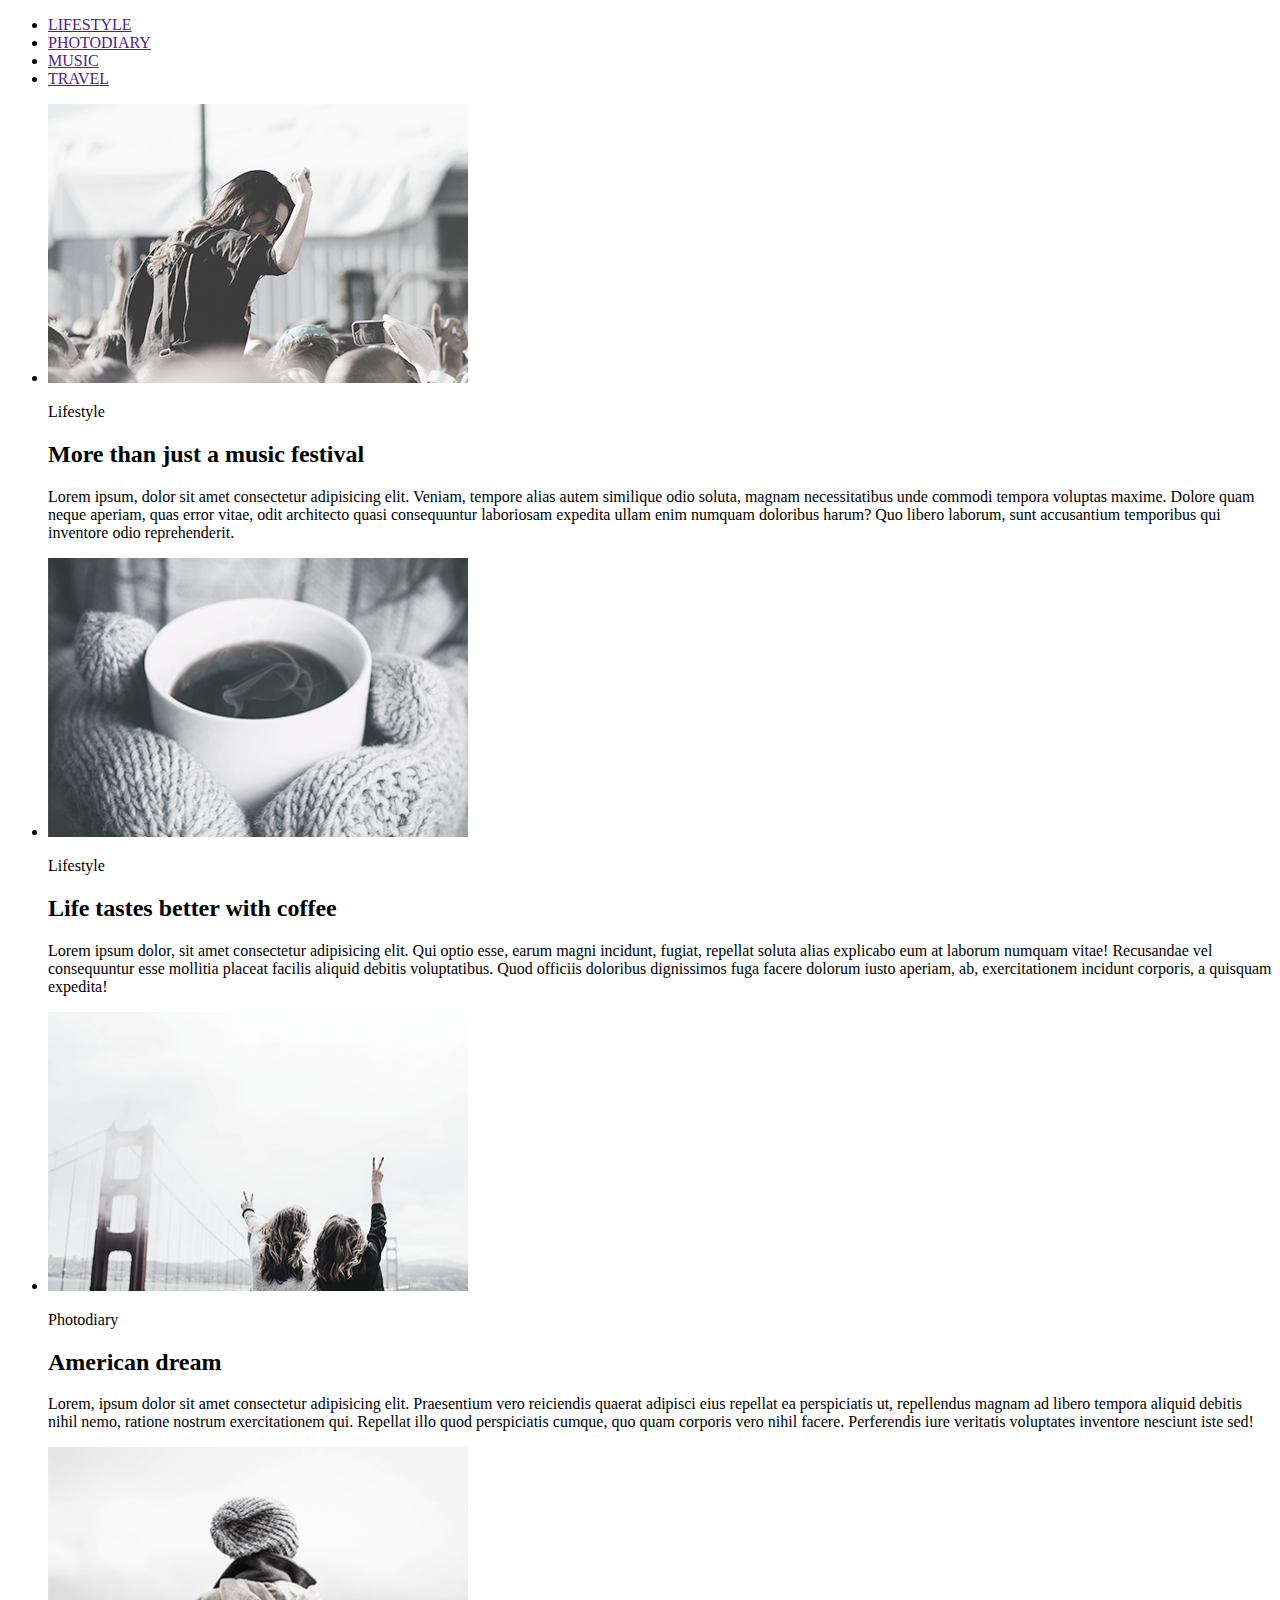
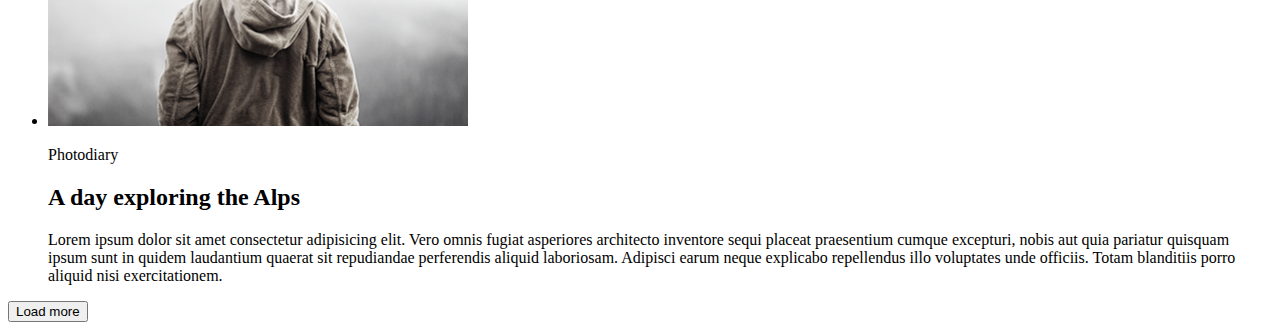
<file: html-css/module-01-02/index.html>
<!DOCTYPE html>
<html lang="en">
  <head>
    <meta charset="UTF-8" />
    <meta name="viewport" content="width=device-width, initial-scale=1.0" />
    <title>HTML5 basics</title>
  </head>

  <body>
    <header>
      <nav>
        <ul>
          <li>
            <a href="">LIFESTYLE</a>
          </li>
          <li>
            <a href="">PHOTODIARY</a>
          </li>
          <li>
            <a href="">MUSIC</a>
          </li>
          <li>
            <a href="">TRAVEL</a>
          </li>
        </ul>
      </nav>
    </header>
    <main>
      <section>
        <ul>
          <li>
            <img
              src="./images/image_1.png"
              alt="Людина на фестивалі"
              width="420" height="279" />
            <p>Lifestyle</p>
            <h2>More than just a music festival</h2>
            <p>
              Lorem ipsum, dolor sit amet consectetur adipisicing elit. Veniam,
              tempore alias autem similique odio soluta, magnam necessitatibus
              unde commodi tempora voluptas maxime. Dolore quam neque aperiam,
              quas error vitae, odit architecto quasi consequuntur laboriosam
              expedita ullam enim numquam doloribus harum? Quo libero laborum,
              sunt accusantium temporibus qui inventore odio reprehenderit.
            </p>
          </li>
          <li>
            <img src="./images/image_2.png" alt="Чашка кави" width="420" height="279" />
            <p>Lifestyle</p>
            <h2>Life tastes better with coffee</h2>

            <p>
              Lorem ipsum dolor, sit amet consectetur adipisicing elit. Qui
              optio esse, earum magni incidunt, fugiat, repellat soluta alias
              explicabo eum at laborum numquam vitae! Recusandae vel
              consequuntur esse mollitia placeat facilis aliquid debitis
              voluptatibus. Quod officiis doloribus dignissimos fuga facere
              dolorum iusto aperiam, ab, exercitationem incidunt corporis, a
              quisquam expedita!
            </p>
          </li>
          <li>
            <img src="./images/image_3.png" alt="Дві дівчинки" width="420" height="279" />
            <p>Photodiary</p>
            <h2>American dream</h2>
            <p>
              Lorem, ipsum dolor sit amet consectetur adipisicing elit.
              Praesentium vero reiciendis quaerat adipisci eius repellat ea
              perspiciatis ut, repellendus magnam ad libero tempora aliquid
              debitis nihil nemo, ratione nostrum exercitationem qui. Repellat
              illo quod perspiciatis cumque, quo quam corporis vero nihil
              facere. Perferendis iure veritatis voluptates inventore nesciunt
              iste sed!
            </p>
          </li>
          <li>
            <img src="./images/image_4.png" alt="Хлопчик" width="420" height="279" />
            <p>Photodiary</p>
            <h2>A day exploring the Alps</h2>
            <p>
              Lorem ipsum dolor sit amet consectetur adipisicing elit. Vero
              omnis fugiat asperiores architecto inventore sequi placeat
              praesentium cumque excepturi, nobis aut quia pariatur quisquam
              ipsum sunt in quidem laudantium quaerat sit repudiandae
              perferendis aliquid laboriosam. Adipisci earum neque explicabo
              repellendus illo voluptates unde officiis. Totam blanditiis porro
              aliquid nisi exercitationem.
            </p>
          </li>
        </ul>

        <button type="button">Load more</button>
      </section>
    </main>
  </body>
</html>
</file>
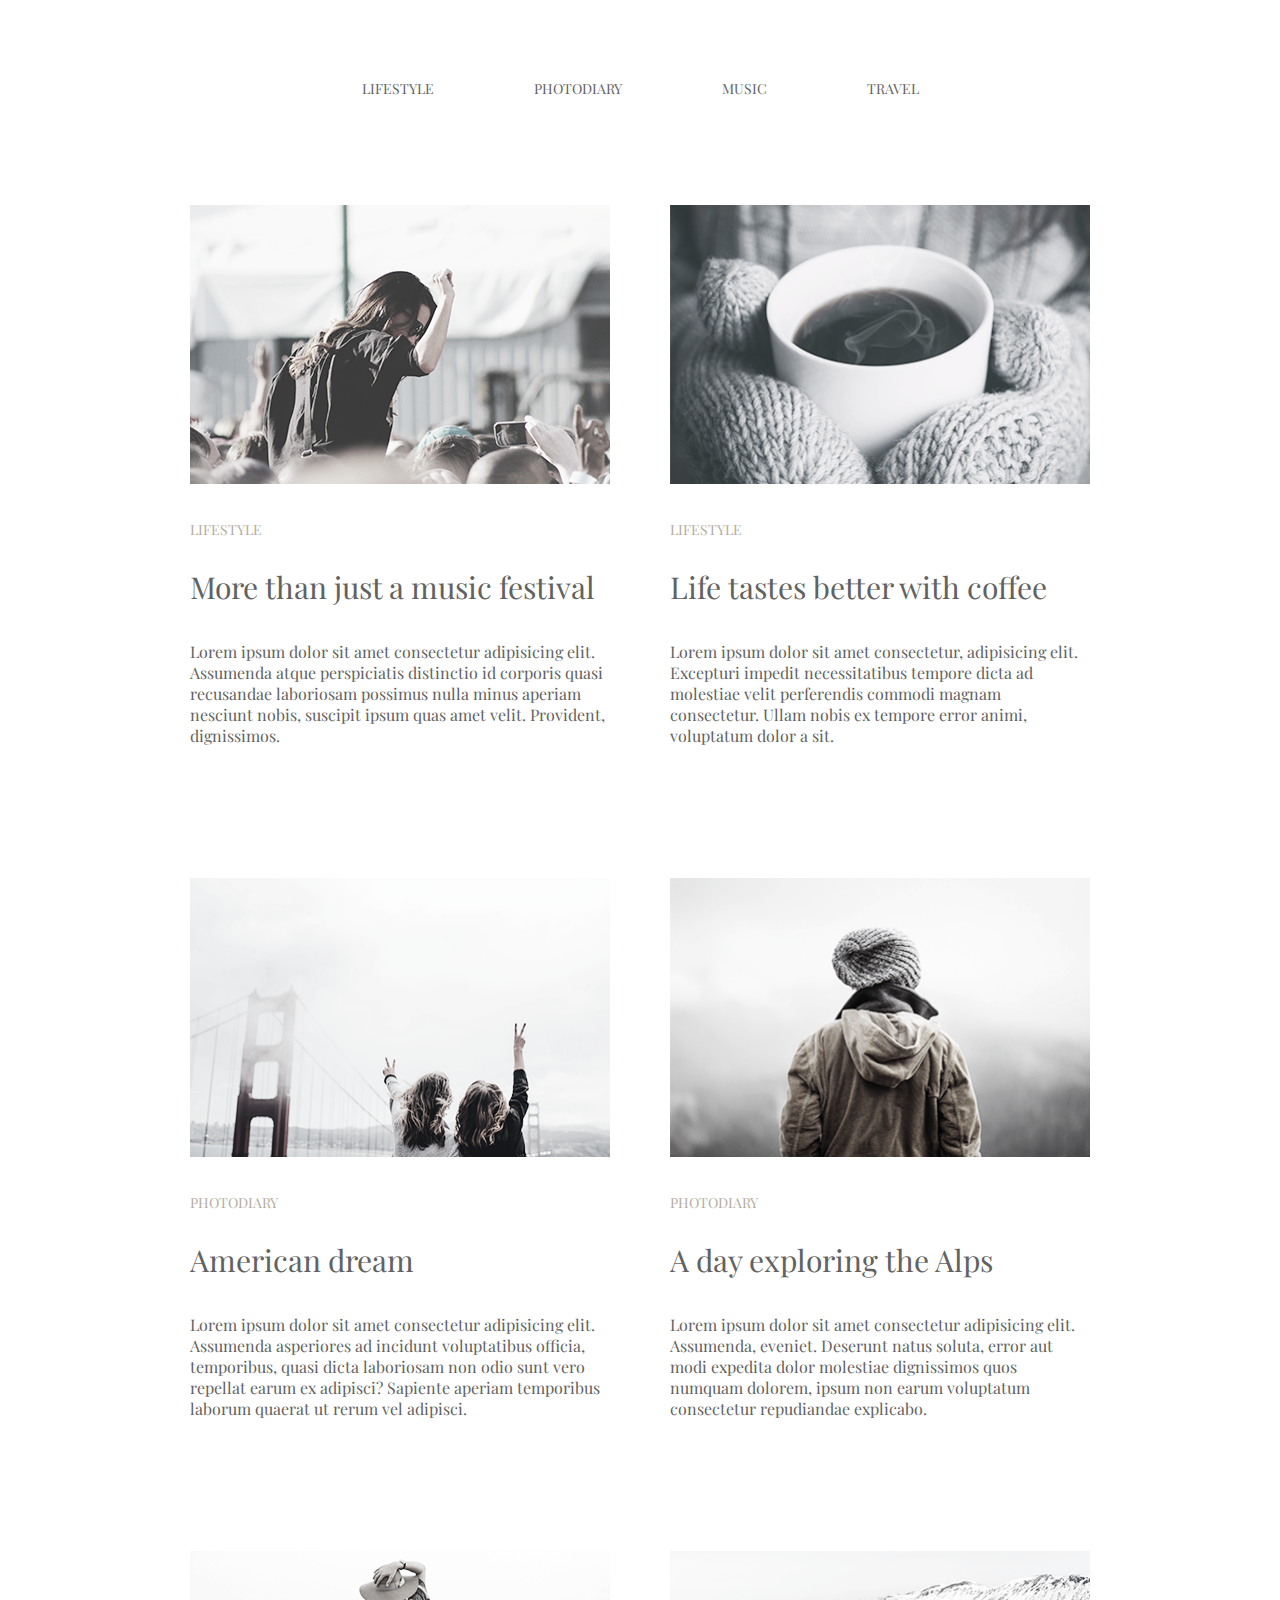
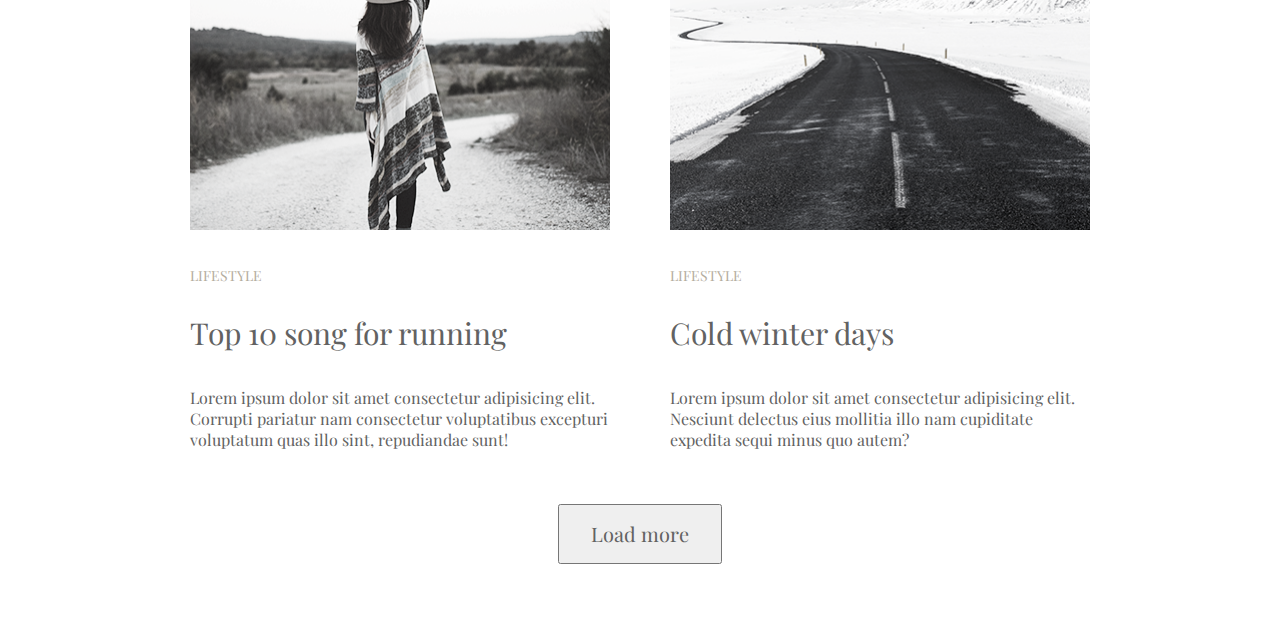
<file: html-css/module-03/index.html>
<!DOCTYPE html>
<html lang="en">
  <head>
    <meta charset="UTF-8" />
    <meta name="viewport" content="width=device-width, initial-scale=1.0" />
    <title>HTML5 CSS basics</title>
    <link rel="stylesheet" href="./css/style.css" />
    <link
      href="https://fonts.googleapis.com/css?family=Playfair+Display&display=swap"
      rel="stylesheet"
    />
  </head>

  <body>
    <div class="wrapper">
      <header class="page-header">
        <div class="wrappage">
          <nav class="page-nav">
            <ul class="site-nav list">
              <li class="site-item">
                <a href="/" class="site-link"> LIFESTYLE</a>
              </li>
              <li class="site-item">
                <a href="/" class="site-link">PHOTODIARY</a>
              </li>
              <li class="site-item">
                <a href="/" class="site-link">MUSIC</a>
              </li>
              <li class="site-item">
                <a href="/" class="site-link">TRAVEL</a>
              </li>
            </ul>
          </nav>
        </div>
      </header>
      <main>
        <section class="section">
          <div class="wrappage">
            <ul class="main-info list">
              <li class="main-info-item">
                <img
                  class="image"
                  src="./images/image.png"
                  alt="Людина на фестивалі"
                  width="420"
                  height="279"
                />
                <p class="main-signature">Lifestyle</p>
                <h2 class="main-title">More than just a music festival</h2>
                <p class="main-text">
                  Lorem ipsum dolor sit amet consectetur adipisicing elit.
                  Assumenda atque perspiciatis distinctio id corporis quasi
                  recusandae laboriosam possimus nulla minus aperiam nesciunt
                  nobis, suscipit ipsum quas amet velit. Provident, dignissimos.
                </p>
              </li>
              <li class="main-info-item">
                <img
                  class="image"
                  src="./images/Filtro_fotografico_5_copia_2.png"
                  alt="Чашка кави"
                  width="420"
                  height="279"
                />
                <p class="main-signature">Lifestyle</p>
                <h2 class="main-title">Life tastes better with coffee</h2>

                <p class="main-text">
                  Lorem ipsum dolor sit amet consectetur, adipisicing elit.
                  Excepturi impedit necessitatibus tempore dicta ad molestiae
                  velit perferendis commodi magnam consectetur. Ullam nobis ex
                  tempore error animi, voluptatum dolor a sit.
                </p>
              </li>
              <li class="main-info-item">
                <img
                  class="image"
                  src="./images/image-one.png"
                  alt="Дві дівчинки"
                  width="420"
                  height="279"
                />
                <p class="main-signature">Photodiary</p>
                <h2 class="main-title">American dream</h2>
                <p class="main-text">
                  Lorem ipsum dolor sit amet consectetur adipisicing elit.
                  Assumenda asperiores ad incidunt voluptatibus officia,
                  temporibus, quasi dicta laboriosam non odio sunt vero repellat
                  earum ex adipisci? Sapiente aperiam temporibus laborum quaerat
                  ut rerum vel adipisci.
                </p>
              </li>
              <li class="main-info-item">
                <img
                  class="image"
                  src="./images/image-two.png"
                  alt="Хлопчик"
                  width="420"
                  height="279"
                />
                <p class="main-signature">Photodiary</p>
                <h2 class="main-title">A day exploring the Alps</h2>
                <p class="main-text">
                  Lorem ipsum dolor sit amet consectetur adipisicing elit.
                  Assumenda, eveniet. Deserunt natus soluta, error aut modi
                  expedita dolor molestiae dignissimos quos numquam dolorem,
                  ipsum non earum voluptatum consectetur repudiandae explicabo.
                </p>
              </li>
              <li class="item-last">
                <img
                  class="image"
                  src="./images/image-three.png"
                  alt="Дівчина з капелюхом"
                  width="420"
                  height="279"
                />
                <p class="main-signature">Lifestyle</p>
                <h2 class="main-title">Top 10 song for running</h2>
                <p class="main-text">
                  Lorem ipsum dolor sit amet consectetur adipisicing elit.
                  Corrupti pariatur nam consectetur voluptatibus excepturi
                  voluptatum quas illo sint, repudiandae sunt!
                </p>
              </li>
              <li class="item-last">
                <img
                  class="image"
                  src="./images/image-four.png"
                  alt="Дорога вдаль"
                  width="420"
                  height="279"
                />
                <p class="main-signature">Lifestyle</p>
                <h2 class="main-title">Cold winter days</h2>
                <p class="main-text">
                  Lorem ipsum dolor sit amet consectetur adipisicing elit.
                  Nesciunt delectus eius mollitia illo nam cupiditate expedita
                  sequi minus quo autem?
                </p>
              </li>
            </ul>
          </div>
          <button class="button" type="button">Load more</button>
        </section>
      </main>
    </div>
  </body>
</html>
</file>
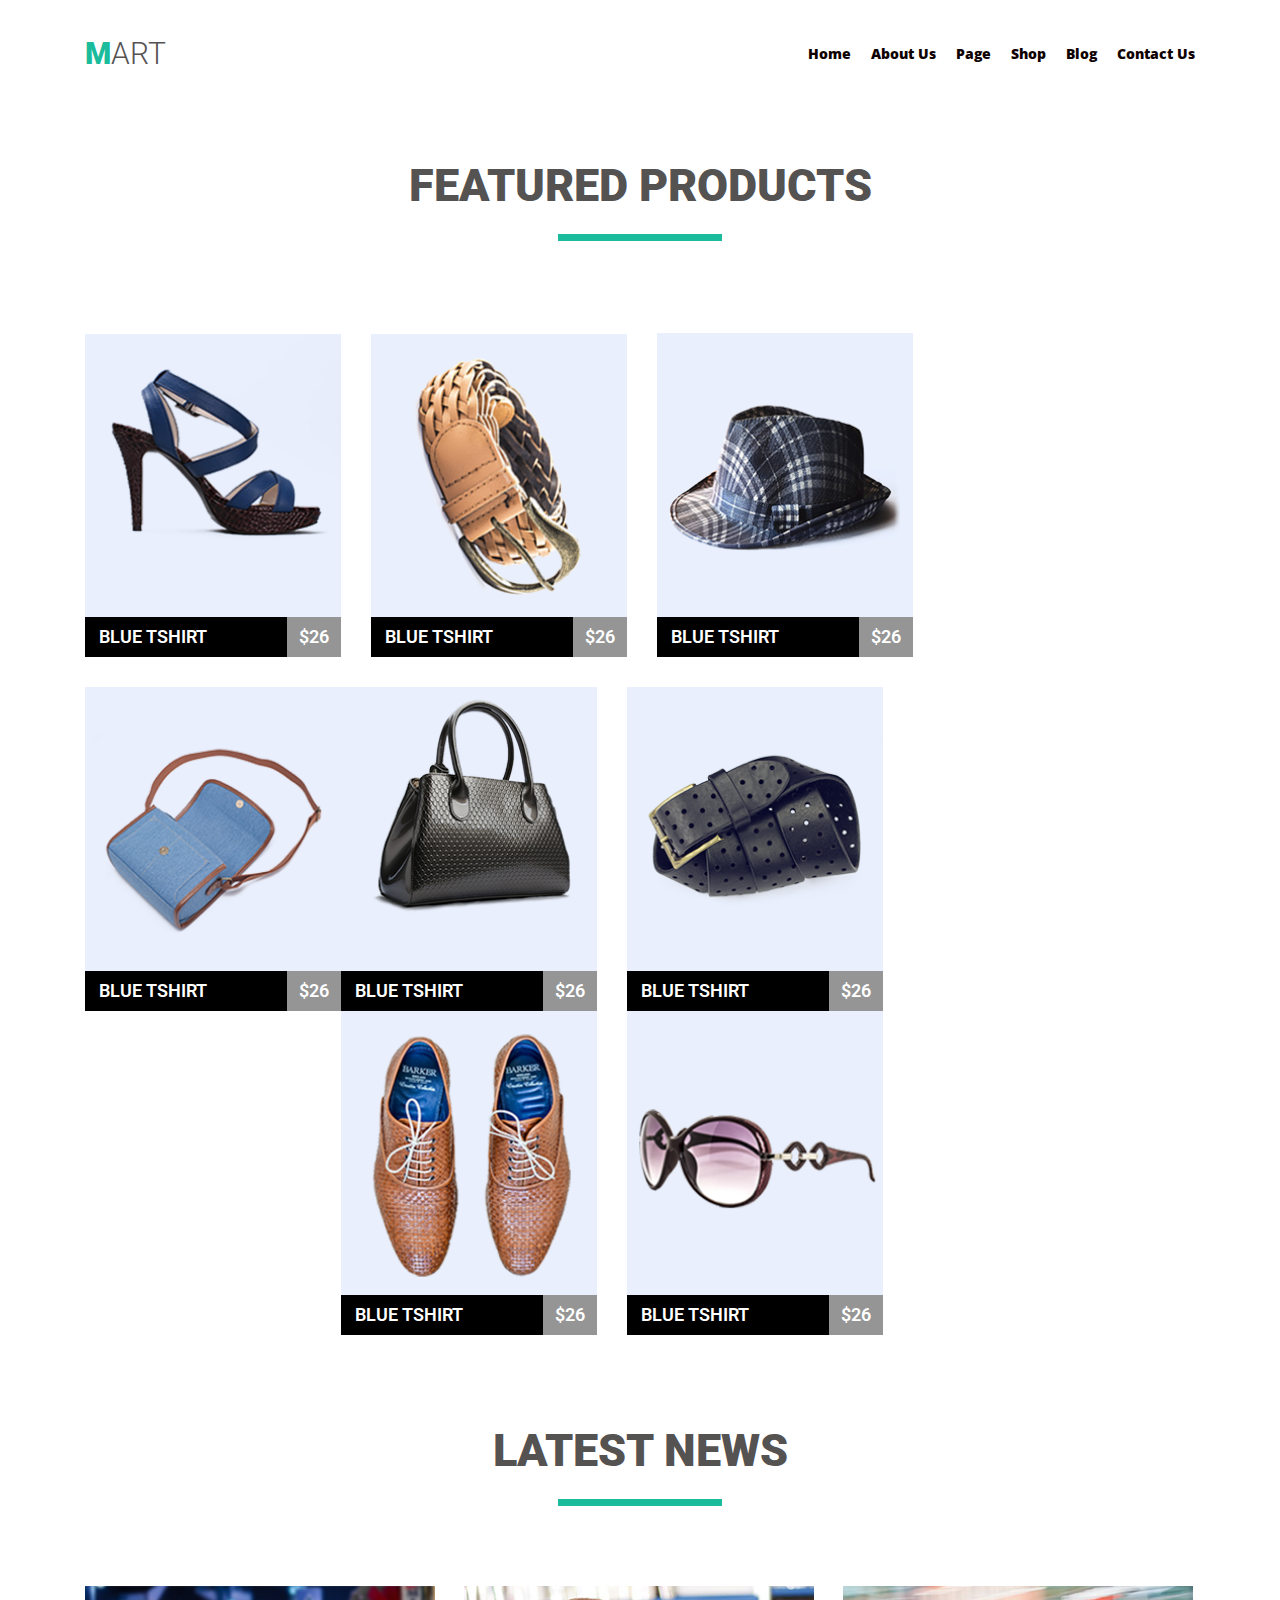
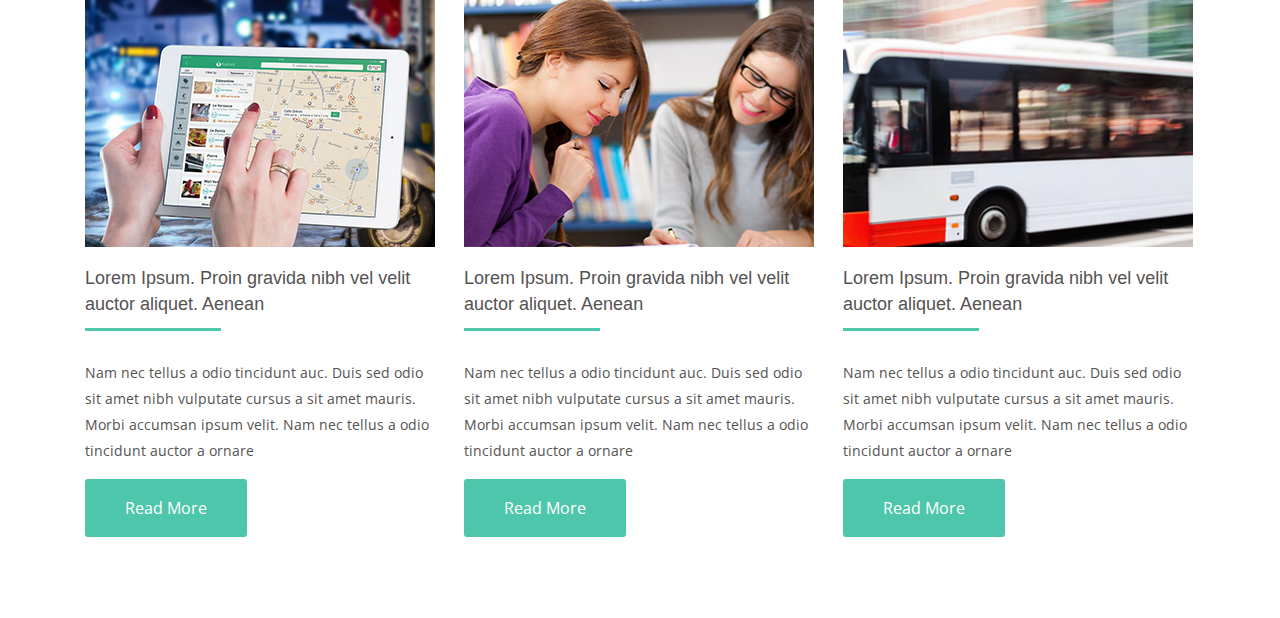
<file: html-css/module-04/index.html>
<!DOCTYPE html>
<html lang="en">
  <head>
    <meta charset="UTF-8" />
    <meta name="viewport" content="width=device-width, initial-scale=1.0" />
    <link rel="stylesheet" href="./css/style.css" />
    <link
      href="https://fonts.googleapis.com/css?family=Open+Sans:400,700|Roboto:300,400,700,900&display=swap"
      rel="stylesheet"
    />
    <title>Document</title>
  </head>

  <body>
    <div class="wrapper">
      <header class="page-header">
        <nav class="page-nav">
          <h1 class="site-logo">MART</h1>
          <ul class="site-navigation clearfix">
            <li><a class="site-link" href="#">Home</a></li>
            <li><a class="site-link" href="#">About Us</a></li>
            <li><a class="site-link" href="#">Page</a></li>
            <li><a class="site-link" href="#">Shop</a></li>
            <li><a class="site-link" href="#">Blog</a></li>
            <li><a class="site-link" href="#">Contact Us</a></li>
          </ul>
        </nav>
      </header>

      <main class="container">
        <section class="products">
          <h2 class="products-title">FEATURED PRODUCTS</h2>

          <ul class="card-list clearfix">
            <li class="card-list-item">
              <div class="card">
                <a href="#" class="card-img">
                  <img src="./images/1.png" alt="Туфелька" />
                </a>
                <div class="card-footer">
                  <p>Blue Tshirt<span>$26</span></p>
                </div>
              </div>
            </li>

            <li class="card-list-item">
              <div class="card">
                <a href="#" class="card-img">
                  <img src="./images/2.png" alt="Туфелька" />
                </a>
                <div class="card-footer">
                  <p>Blue Tshirt<span>$26</span></p>
                </div>
              </div>
            </li>

            <li class="card-list-item">
              <div class="card">
                <a href="#" class="card-img">
                  <img src="./images/3.png" alt="Туфелька" />
                </a>
                <div class="card-footer">
                  <p>Blue Tshirt<span>$26</span></p>
                </div>
              </div>
            </li>

            <li class="card-list-item">
              <div class="card">
                <a href="#" class="card-img">
                  <img src="./images/4.png" alt="Туфелька" />
                </a>
                <div class="card-footer">
                  <p>Blue Tshirt<span>$26</span></p>
                </div>
              </div>
            </li>

            <li class="card-list-item">
              <div class="card">
                <a href="#" class="card-img">
                  <img src="./images/5.png" alt="Туфелька" />
                </a>
                <div class="card-footer">
                  <p>Blue Tshirt<span>$26</span></p>
                </div>
              </div>
            </li>

            <li class="card-list-item">
              <div class="card">
                <a href="#" class="card-img">
                  <img src="./images/6.png" alt="Туфелька" />
                </a>
                <div class="card-footer">
                  <p>Blue Tshirt<span>$26</span></p>
                </div>
              </div>
            </li>
            <li class="card-list-item">
              <div class="card">
                <a href="#" class="card-img">
                  <img src="./images/7.png" alt="Туфелька" />
                </a>
                <div class="card-footer">
                  <p>Blue Tshirt<span>$26</span></p>
                </div>
              </div>
            </li>

            <li class="card-list-item">
              <div class="card">
                <a href="#" class="card-img">
                  <img src="./images/8.png" alt="Туфелька" />
                </a>
                <div class="card-footer">
                  <p>Blue Tshirt<span>$26</span></p>
                </div>
              </div>
            </li>
          </ul>
        </section>

        <section class="news clearfix">
          <h2 class="news-title">LATEST NEWS</h2>
          <div class="articles clearfix">
            <article class="news-list clearfix">
              <figure>
                <img
                  class="image"
                  src="./images/ipad-632394_960_720.png"
                  alt=""
                  width="350"
                  height="261"
                  alt="Latest post"
                />
                <figcaption>
                  <h3 class="news-list-caption">
                    Lorem Ipsum. Proin gravida nibh vel velit auctor aliquet.
                    Aenean
                  </h3>
                </figcaption>
              </figure>
              <p class="news-list-text">
                Nam nec tellus a odio tincidunt auc. Duis sed odio sit amet nibh
                vulputate cursus a sit amet mauris. Morbi accumsan ipsum velit.
                Nam nec tellus a odio tincidunt auctor a ornare
              </p>
              <a href="#" class="news-list-link">Read More</a>
            </article>

            <article class="news-list clearfix">
              <figure>
                <img
                  class="image"
                  src="./images/slide1.png"
                  alt=""
                  width="350"
                  height="261"
                  alt="Latest post"
                />
                <figcaption>
                  <h3 class="news-list-caption">
                    Lorem Ipsum. Proin gravida nibh vel velit auctor aliquet.
                    Aenean
                  </h3>
                </figcaption>
              </figure>
              <p class="news-list-text">
                Nam nec tellus a odio tincidunt auc. Duis sed odio sit amet nibh
                vulputate cursus a sit amet mauris. Morbi accumsan ipsum velit.
                Nam nec tellus a odio tincidunt auctor a ornare
              </p>
              <a href="#" class="news-list-link">Read More</a>
            </article>

            <article class="news-list clearfix">
              <figure>
                <img
                  class="image"
                  src="./images/product-img-5.png"
                  alt=""
                  width="350"
                  height="261"
                  alt="Latest post"
                />
                <figcaption>
                  <h3 class="news-list-caption">
                    Lorem Ipsum. Proin gravida nibh vel velit auctor aliquet.
                    Aenean
                  </h3>
                </figcaption>
              </figure>
              <p class="news-list-text">
                Nam nec tellus a odio tincidunt auc. Duis sed odio sit amet nibh
                vulputate cursus a sit amet mauris. Morbi accumsan ipsum velit.
                Nam nec tellus a odio tincidunt auctor a ornare
              </p>
              <a href="#" class="news-list-link">Read More</a>
            </article>
          </div>
        </section>
      </main>
    </div>
  </body>
</html>
</file>
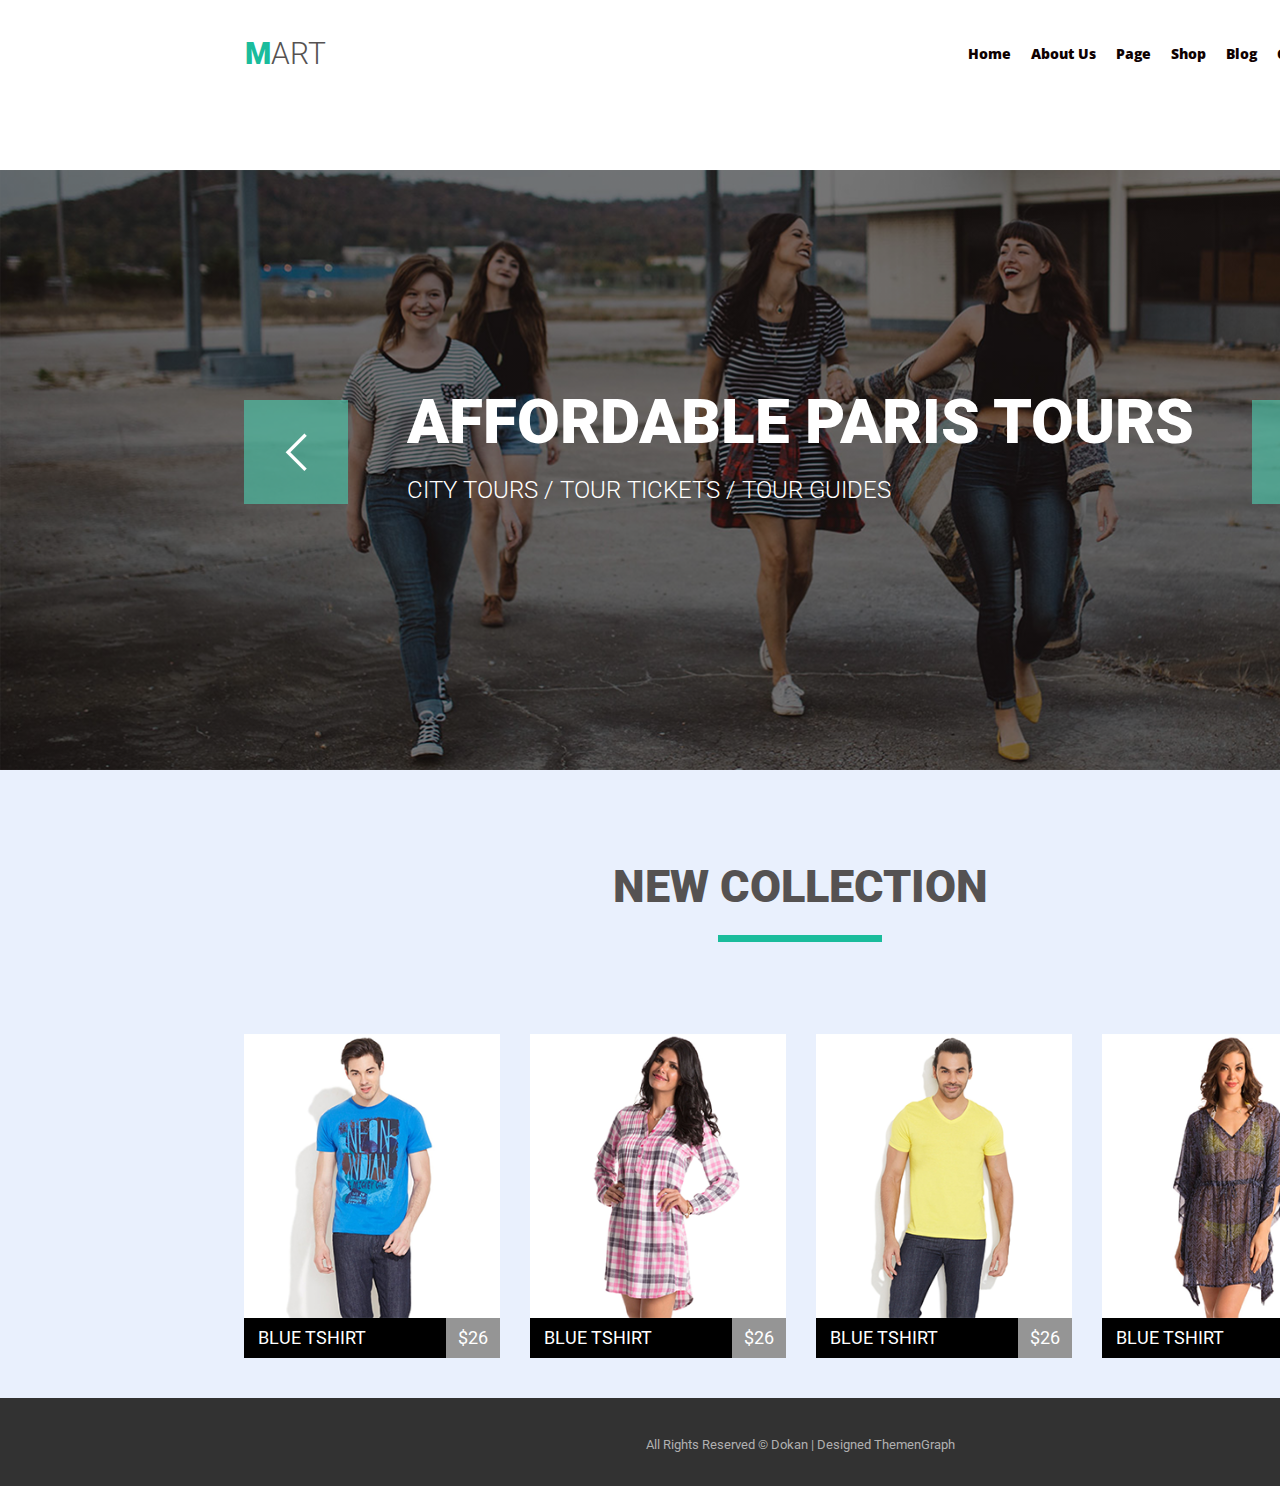
<file: html-css/module-05/index.html>
<!DOCTYPE html>
<html lang="en">

<head>
    <meta charset="UTF-8">
    <meta name="viewport" content="width=device-width, initial-scale=1.0">

    <link rel="stylesheet" href="./css/style.css" />
    <link href="https://fonts.googleapis.com/css?family=Open+Sans:400,700|Roboto:300,400,700,900&display=swap"
        rel="stylesheet" />

    <title>Document</title>
</head>

<body>
    <div class="wrapper">
        <header class="page-header">
            <nav class="page-nav">
                <h1 class="site-logo">MART</h1>
                <ul class="site-navigation clearfix">
                    <li><a class="site-link" href="#">Home</a></li>
                    <li><a class="site-link" href="#">About Us</a></li>
                    <li><a class="site-link" href="#">Page</a></li>
                    <li><a class="site-link" href="#">Shop</a></li>
                    <li><a class="site-link" href="#">Blog</a></li>
                    <li><a class="site-link" href="#">Contact Us</a></li>
                </ul>
            </nav>
        </header>

        <main>
            <section class="section-slider">
                <div class="slider-wrapper">
                <div class="button-wrapper clearfix">
                    <button class="slider-button prev"></button>
                    <button class="slider-button next"></button>
                

                <div class="slider-title-wrapper"> 
                <h2 class="slider-title">AFFORDABLE PARIS TOURS</h2>
                <p class="slider-tooltip">CITY TOURS / TOUR TICKETS / TOUR GUIDES</p>
                </div>

        
               </div>
               </div>
            </section>

            <section class="collection">
                <h2 class="collection-title">NEW COLLECTION</h2>

                <ul class="card-list clearfix">
                    <li class="card-list-item">
                        <div class="card">
                            <div class="overlay">
                                <ul class="overlay-list clearfix">
                                    <li class="overlay-item">
                                        <a class="overlay-link overlay-link-heart" href="#"></a>
                                    </li>
                            
                                    <li class="overlay-item">
                                        <a class="overlay-link overlay-link-arrows" href="#"></a>
                                    </li>
                            
                                    <li class="overlay-item">
                                        <a class="overlay-link overlay-link-clock" href="#"></a>
                                    </li>
                            <li class="overlay-item">
                               <a class="overlay-link overlay-link-basket" href="#"> add to cart</a>
                            </li> 

                            </ul>
                            </div>
                            <a href="#" class="card-img">
                                <img src="./img/category-2.png" alt="Blue Tshirt" />
                            </a>
                            <div class="card-footer">
                                <p>Blue Tshirt<span>$26</span></p>
                            </div>
                        </div>
                    </li>

                    <li class="card-list-item">
                        <div class="card">
                            <div class="overlay">
                                <ul class="overlay-list clearfix">
                                    <li class="overlay-item" > 
                                        <a class="overlay-link overlay-link-heart" href="#"></a>
                                    </li>

                                    <li class="overlay-item">
                                         <a class="overlay-link overlay-link-arrows" href="#"></a>
                                    </li>

                                    <li class="overlay-item"> 
                                        <a class="overlay-link overlay-link-clock" href="#"></a>
                                    </li>
                                    <li class="overlay-item">
                                        <a class="overlay-link overlay-link-basket" href="#"> add to cart</a>
                                    </li>
                                </ul> 
                            </div>
                            <a href="#" class="card-img">
                                <img src="./img/category-1.png" alt="Blue Tshirt" />
                            </a>
                            <div class="card-footer">
                                <p>Blue Tshirt<span>$26</span></p>
                            </div>
                        </div>
                    </li>

                    <li class="card-list-item">
                        <div class="card">
                            <div class="overlay">
                                <ul class="overlay-list clearfix">
                                    <li class="overlay-item">
                                        <a class="overlay-link overlay-link-heart" href="#"></a>
                                    </li>
                            
                                    <li class="overlay-item">
                                        <a class="overlay-link overlay-link-arrows" href="#"></a>
                                    </li>
                            
                                    <li class="overlay-item">
                                        <a class="overlay-link overlay-link-clock" href="#"></a>
                                    </li>
                                    <li class="overlay-item">
                                        <a class="overlay-link overlay-link-basket" href="#"> add to cart</a>
                                    </li>  

                            </ul>
                            </div>
                            <a href="#" class="card-img">
                                <img src="./img/category-4.png" alt="Blue Tshirt" />
                            </a>
                            <div class="card-footer">
                                <p>Blue Tshirt<span>$26</span></p>
                            </div>
                        </div>
                    </li>

                    <li class="card-list-item">
                        <div class="card">
                            <div class="overlay">
                                <ul class="overlay-list clearfix">
                                    <li class="overlay-item">
                                        <a class="overlay-link overlay-link-heart" href="#"></a>
                                    </li>
                            
                                    <li class="overlay-item">
                                        <a class="overlay-link overlay-link-arrows" href="#"></a>
                                    </li>
                            
                                    <li class="overlay-item">
                                        <a class="overlay-link overlay-link-clock" href="#"></a>
                                    </li>
                                    <li class="overlay-item">
                                        <a class="overlay-link overlay-link-basket" href="#"> add to cart</a>
                                    </li>
                              </ul>
                            </div>
                            <a href="#" class="card-img">
                                <img src="./img/category-3.png" alt="Blue Tshirt" />
                            </a>
                            <div class="card-footer">
                                <p>Blue Tshirt<span>$26</span></p>
                            </div>
                        </div>
                    </li>



            </section>


        </main>
        <footer>
            <div class="footer">
                <small>All Rights Reserved © Dokan | Designed <a class="footer-link" href="#">ThemenGraph</a></small>
            </div>
        </footer>









    </div>


</body>

</html>
</file>
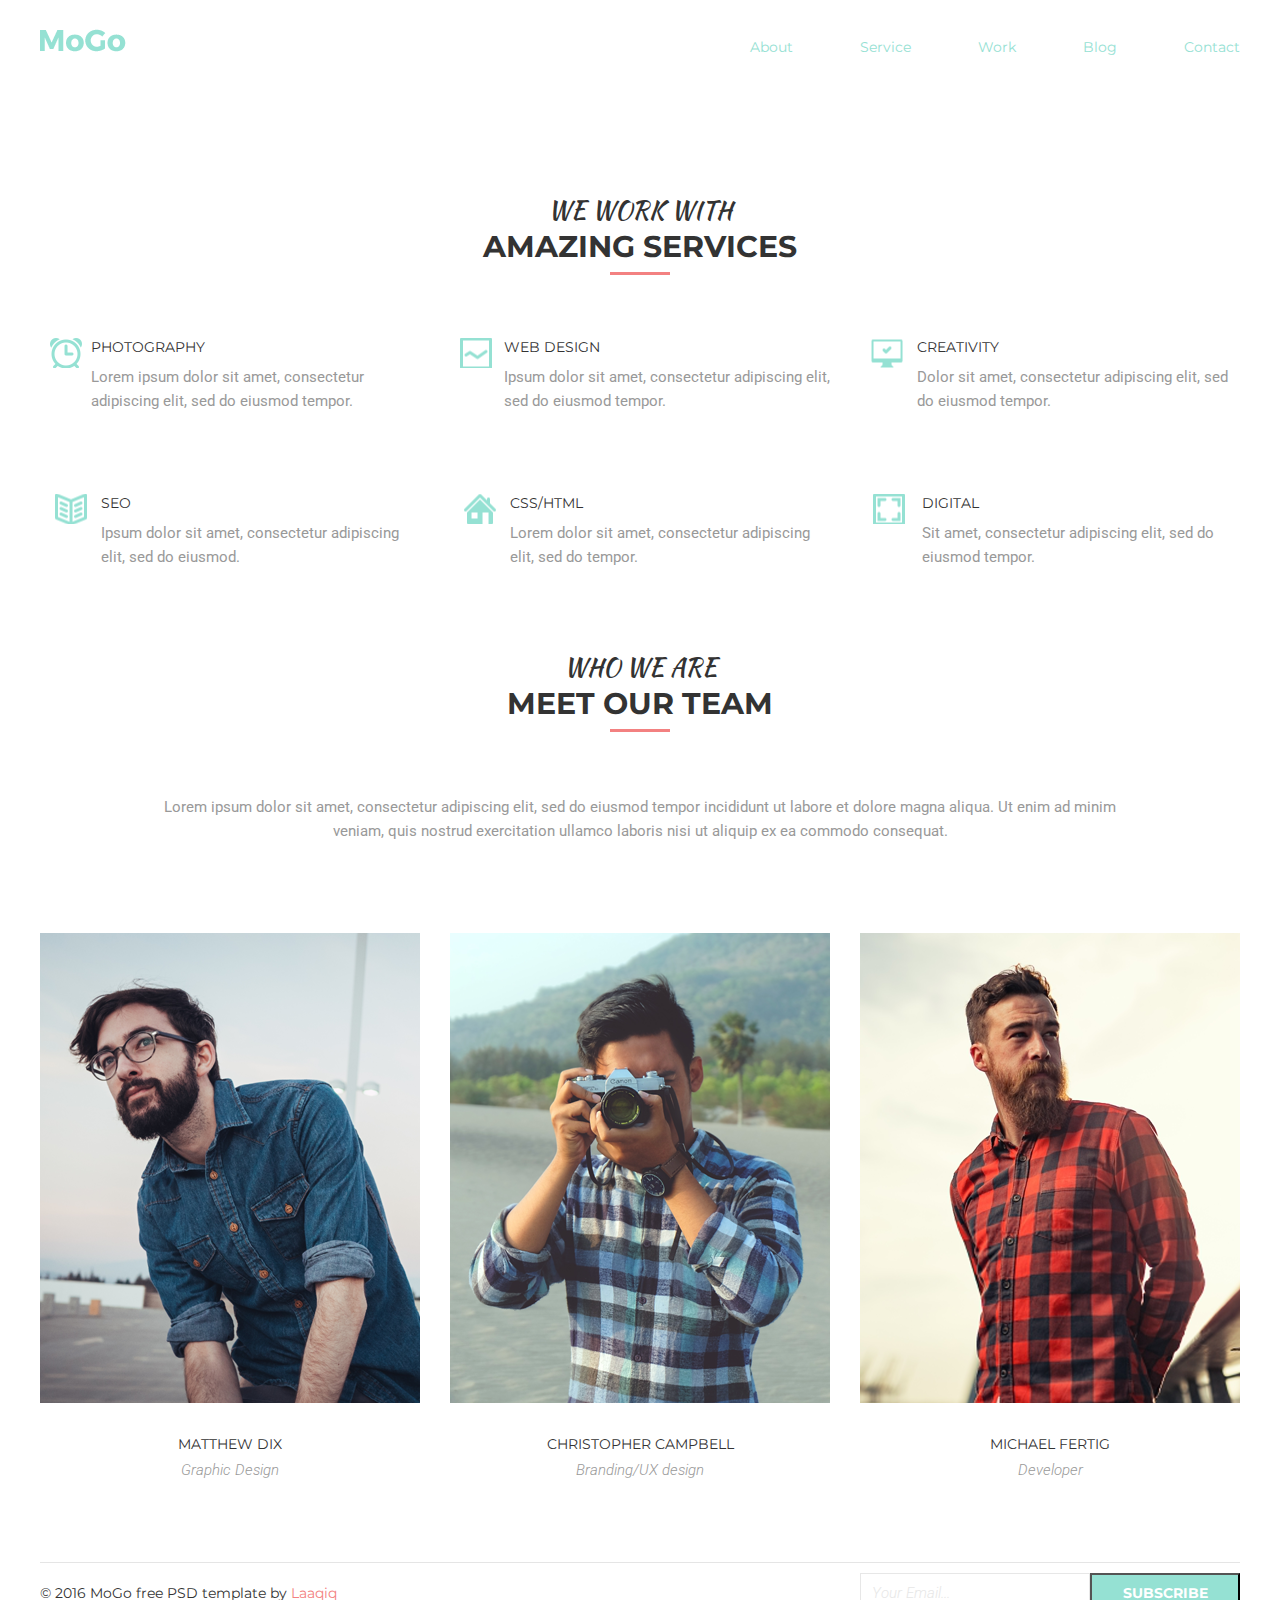
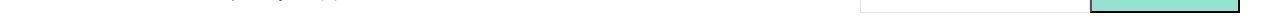
<file: html-css/module-06/index.html>
<!DOCTYPE html>
<html lang="en">

<head>
  <meta charset="UTF-8" />
  <meta name="viewport" content="width=device-width, initial-scale=1.0" />
  <title>Document</title>
  <link rel="stylesheet" href="./css/style.css" />
  <link href="https://fonts.googleapis.com/css2?family=Montserrat:wght@400;700&display=swap" rel="stylesheet" />
  <link href="https://fonts.googleapis.com/css2?family=Roboto:wght@100;300;400;700&display=swap" rel="stylesheet">
  <link href="https://fonts.googleapis.com/css2?family=Kaushan+Script&display=swap" rel="stylesheet">
</head>

<body>
  <div class="wrapper">
    <header class="page-header">
      <nav class="navigation">
        <a class="logo" href="#">
          <img src="./img/MoGo.png" alt="" />
        </a>
        <ul class="navigation-list">
          <li><a class="navigation-link" href="#">About</a></li>
          <li><a class="navigation-link" href="#">Service</a></li>
          <li><a class="navigation-link" href="#">Work</a></li>
          <li><a class="navigation-link" href="#">Blog</a></li>
          <li><a class="navigation-link" href="#">Contact</a></li>
        </ul>
      </nav>
    </header>

    <main>
      <section class="services">
        <h2 class="services-title">
          <span class="title-type">We work with</span> amazing services
        </h2>

        <ul class="services-list">
          <li class="services-list-item icon-alarm">
            <h3 class="services-name">
              Photography
              <p class="services-name-text">
                Lorem ipsum dolor sit amet, consectetur adipiscing elit, sed
                do eiusmod tempor.
              </p>
            </h3>
          </li>
          <li class="services-list-item icon-line">
            <h3 class="services-name">
              Web Design
              <p class="services-name-text">
                Ipsum dolor sit amet, consectetur adipiscing elit, sed do
                eiusmod tempor.
              </p>
            </h3>
          </li>
          <li class="services-list-item icon-computer">
            <h3 class="services-name">
              Creativity
              <p class="services-name-text">
                Dolor sit amet, consectetur adipiscing elit, sed do eiusmod
                tempor.
              </p>
            </h3>
          </li>
          <li class="services-list-item icon-book">
            <h3 class="services-name">
              SEO
              <p class="services-name-text">
                Ipsum dolor sit amet, consectetur adipiscing elit, sed do
                eiusmod.
              </p>
            </h3>
          </li>
          <li class="services-list-item icon-home">
            <h3 class="services-name">
              Css/Html
              <p class="services-name-text">
                Lorem dolor sit amet, consectetur adipiscing elit, sed do
                tempor.
              </p>
            </h3>
          </li>
          <li class="services-list-item icon-frame">
            <h3 class="services-name">
              Digital
              <p class="services-name-text">
                Sit amet, consectetur adipiscing elit, sed do eiusmod tempor.
              </p>
            </h3>
          </li>
        </ul>
      </section>

      <section class="team">
        <h2 class="services-title">
          <span class="title-type">Who we are</span>Meet our team
        </h2>
        <p class="team-paragraph">
          Lorem ipsum dolor sit amet, consectetur adipiscing elit, sed do
          eiusmod tempor incididunt ut labore et dolore magna aliqua. Ut enim
          ad minim veniam, quis nostrud exercitation ullamco laboris nisi ut
          aliquip ex ea commodo consequat.
        </p>

        <ul class="team-list">
          <li class="team-list-item">
            <img class="image" src="./img/photo-1.png" alt="" />
            <p class="caption">
              Matthew Dix <span class="caption-text">Graphic Design</span>
            </p>
            <div class="overlay">
              <ul class="overlay-list">
                <li class="overlay-list-item"><a class="overlay-link overlay-link-facebook" href=""></a></li>
                <li class="overlay-list-item"><a class="overlay-link overlay-link-twitter" href=""></a></li>
                <li class="overlay-list-item"><a class="overlay-link overlay-link-pinterest" href=""></a></li>
                <li class="overlay-list-item"><a class="overlay-link overlay-link-instagram" href=""></a></li>
              </ul>
            </div>
          </li>
          <li class="team-list-item">
            <img class="image" src="./img/photo-2.png" alt="" />
            <p class="caption">
              Christopher Campbell
              <span class="caption-text">Branding/UX design</span>
            </p>
            <div class="overlay">
              <ul class="overlay-list">
                <li class="overlay-list-item"><a class="overlay-link overlay-link-facebook" href=""></a></li>
                <li class="overlay-list-item"><a class="overlay-link overlay-link-twitter" href=""></a></li>
                <li class="overlay-list-item"><a class="overlay-link overlay-link-pinterest" href=""></a></li>
                <li class="overlay-list-item"><a class="overlay-link overlay-link-instagram" href=""></a></li>
              </ul>
            </div>
          </li>
          <li class="team-list-item">
            <img class="image" src="./img/photo-3.png" alt="" />
            <p class="caption">
              Michael Fertig <span class="caption-text">Developer</span>
            </p>
            <div class="overlay">
              <ul class="overlay-list">
                <li class="overlay-list-item"><a class="overlay-link overlay-link-facebook" href=""></a></li>
                <li class="overlay-list-item"><a class="overlay-link overlay-link-twitter" href=""></a></li>
                <li class="overlay-list-item"><a class="overlay-link overlay-link-pinterest" href=""></a></li>
                <li class="overlay-list-item"><a class="overlay-link overlay-link-instagram" href=""></a></li>
              </ul>
            </div>
          </li>
        </ul>
      </section>
    </main>
    <footer class="footer">
      <small class="footer-text">
        © 2016 MoGo free PSD template by
        <a class="footer-link" href="#">Laaqiq</a></small>
      <form class="form" action="#">
        <input class="form-input" type="text" placeholder="Your Email...">
        <div class="form-btn-wrapper">
          <button class="form-btn">Subscribe</button>
        </div>
      </form>
    </footer>
  </div>
</body>

</html>
</file>
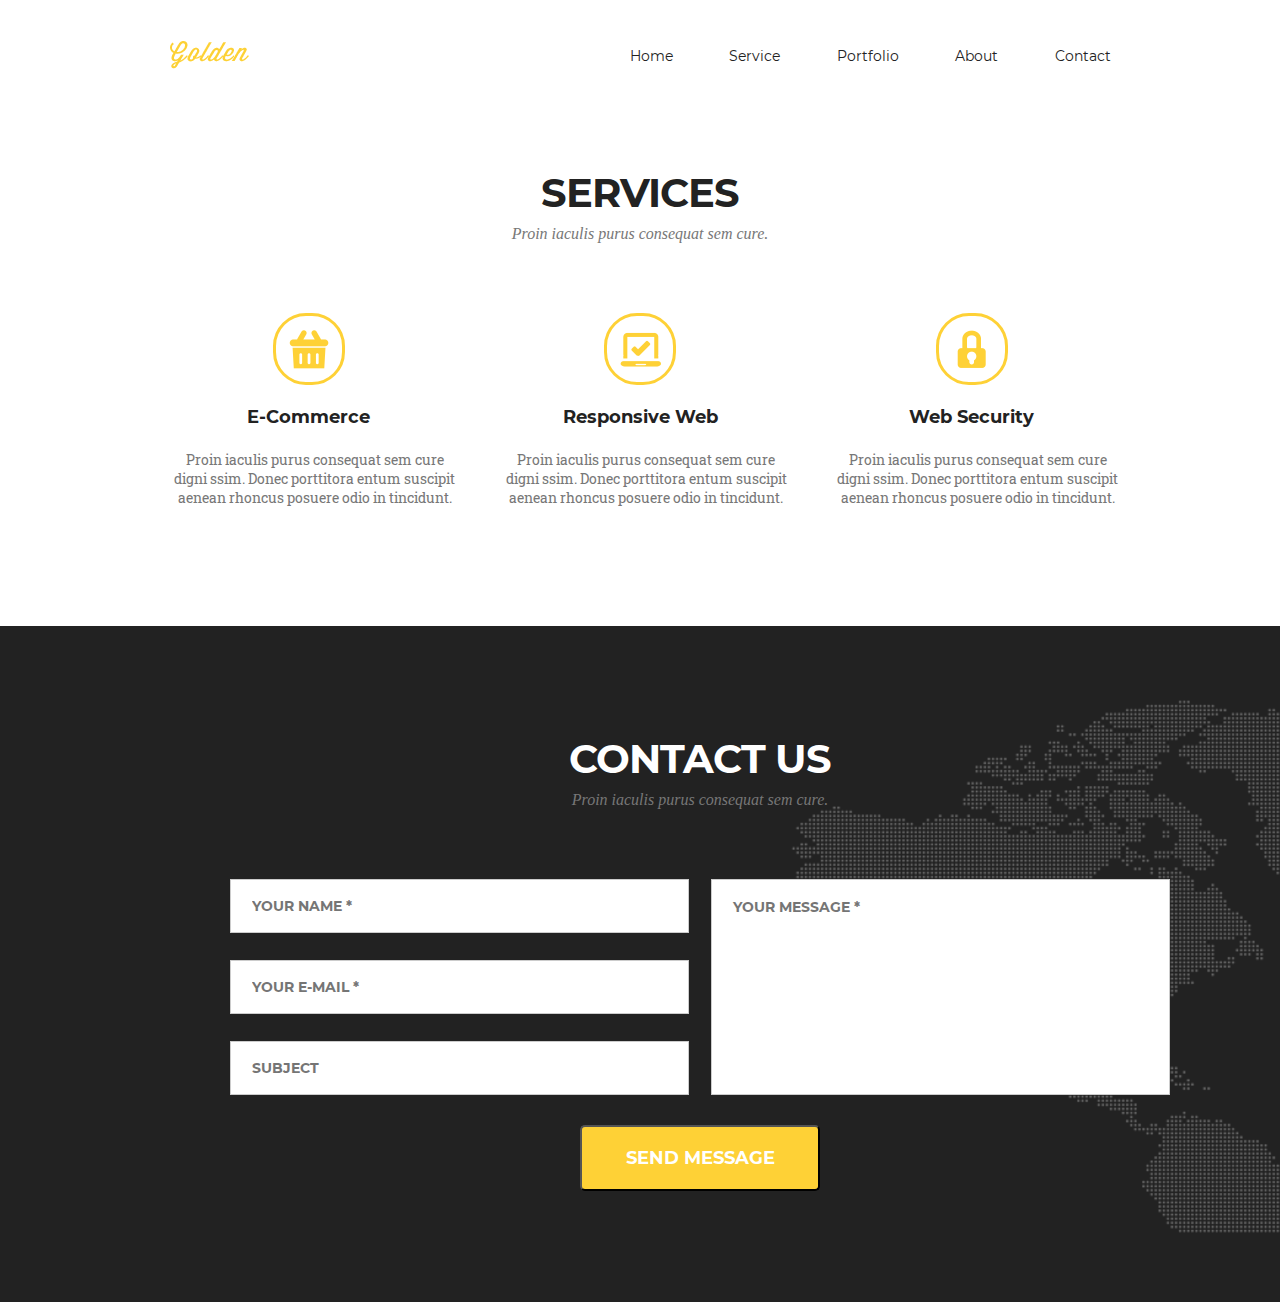
<file: html-css/module-07/index.html>
<!DOCTYPE html>
<html lang="en">
  <head>
    <meta charset="UTF-8" />
    <meta name="viewport" content="width=device-width, initial-scale=1.0" />
    <title>Document</title>
    <link rel="stylesheet" href="./css/style.css" />
  </head>

  <body>
    <div class="wrapper">
      <header class="page-header">
        <nav class="navigation">
          <a class="logo" href="#">
            <img src="./img/logo.png" alt="logo" />
          </a>
          <ul class="navigation-list">
            <li><a class="navigation-link" href="#">Home</a></li>
            <li><a class="navigation-link" href="#">Service</a></li>
            <li><a class="navigation-link" href="#">Portfolio</a></li>
            <li><a class="navigation-link" href="#">About</a></li>
            <li><a class="navigation-link" href="#">Contact</a></li>
          </ul>
        </nav>
      </header>

      <main>
        <section class="services">
          <h2 class="services-title">Services</h2>
          <p class="services-signature">
            Proin iaculis purus consequat sem cure.
          </p>
          <ul class="services-list">
            <li class="services-list-item icon-basket">
              <h3 class="item-name">E-Commerce</h3>
              <p class="item-text">
                Proin iaculis purus consequat sem cure digni ssim. Donec
                porttitora entum suscipit aenean rhoncus posuere odio in
                tincidunt.
              </p>
            </li>
            <li class="services-list-item icon-laptop">
              <h3 class="item-name">Responsive Web</h3>
              <p class="item-text">
                Proin iaculis purus consequat sem cure digni ssim. Donec
                porttitora entum suscipit aenean rhoncus posuere odio in
                tincidunt.
              </p>
            </li>
            <li class="services-list-item icon-locked">
              <h3 class="item-name">Web Security</h3>
              <p class="item-text">
                Proin iaculis purus consequat sem cure digni ssim. Donec
                porttitora entum suscipit aenean rhoncus posuere odio in
                tincidunt.
              </p>
            </li>
          </ul>
        </section>
        <section class="contact">
          <h2 class="contact-title">Contact us</h2>
          <p class="contact-signature">
            Proin iaculis purus consequat sem cure.
          </p>
            <form action="#" class="contact-form">
          <div class="form-area">

            <div class="form-inputs">
              <input type="text" name="user-name" class="form-input" placeholder="your Name *" required>
              <input type="email" name="user-email" class="form-input" placeholder="your e-mail *" required>
              <input type="text"  name="user-subject" class="form-input" placeholder="subject" required>
            </div>
            <div class="form-text">
              <textarea name="user-massage" id="" cols="30" rows="10" class="form-message" placeholder="Your message *"></textarea>
            </div>
          </div>
          
              <button type="submit">send message</button>

            </form>
        </section>
      </main>
    </div>
  </body>
</html>
</file>
<file: html-css/module-03/css/style.css>
:root {
  --primary-font-stack: 'Playfair Display';
}

html {
  box-sizing: border-box;
}

* {
  box-sizing: inherit;
  margin: 0;
  padding: 0;
}

body {
  margin: 0;
  font-family: var(--primary-font-stack);
}

.wrapper {
  width: 900px;
  margin: 0 auto;
  padding-top: 77px;
}

.page-header {
  /* width: 900px; */
  /* margin: 0 auto; */
  margin-bottom: 104px;
}

/* 
.page-nav {
  align-items: center;
  
} */

.wrappage {
  /* width: 900px;
  margin: 0 auto; */
  display: flex;
  /* margin-left: auto;
  margin-right: auto; */
  flex-direction: row;
  justify-content: center;
  align-items: center;
}

.list {
  padding: 0;
  margin: 0;
  list-style: none;
}

.site-link {
  margin-left: auto;
  margin-right: auto;
  display: block;
  padding-left: 50px;
  padding-right: 50px;
  text-decoration: none;
  font-size: 14px;
  font-weight: 400;
  line-height: 24px;
  color: #626262;
  text-transform: uppercase;
}

.site-nav {
  display: flex;
  font-size: 14px;
  font-weight: 400;
  line-height: 24px;
}

.site-item {
  color: #ffffff;
}

.site-link:hover,
.site-link:focus {
  color: #46c0f7;
}

/* .section {
  align-items: center;
   width: 900px; 
  margin-left: auto;
  margin-right: auto; 
 padding-left: 150px;
  padding-right: 150px; 
} */

.main-info {
  display: flex;
  flex-wrap: wrap;
  color: #626262;
}

.main-title {
  font-size: 30px;
  font-weight: 400;
  color: #626262;
  margin-top: 28px;
  margin-bottom: 34px;
}

.main-title:nth-child(2n) {
  margin-right: 0px;
}

.main-signature {
  font-size: 14px;
  font-weight: 300;
  color: #b4ad9e;
  text-transform: uppercase;
  padding-top: 32px;
}

.main-info-item {
  flex-basis: 50%;
  color: #ffffff;
  align-items: center;
  padding-bottom: 132px;
}

.item-last {
  flex-basis: 50%;
  color: #ffffff;
  align-items: center;
  padding-bottom: 0px;
}

.main-info-item:nth-child(2n) {
  padding-left: 30px;
}
.item-last:nth-child(2n) {
  padding-left: 30px;
}

.main-text {
  color: #626262;
}

.button {
  display: block;
  width: 164px;
  height: 60px;
  margin: 0 auto;
  font-size: 20px;
  font-weight: 400;
  line-height: 24px;
  font-family: inherit;
  color: #626262;
  margin-top: 54px;
  margin-bottom: 70px;
}
</file>
<file: html-css/module-04/css/style.css>
html {
  box-sizing: border-box;
}

* {
  margin: 0;
  padding: 0;
  box-sizing: border-box;
}

.clearfix::after {
  display: table;
  content: '';
  clear: both;
}

body {
  font-family: 'Roboto', sans-serif;
}

.wrapper {
  width: 1110px;
  margin: 0 auto;
}

.page-header {
  margin-bottom: 100px;
}

.page-nav {
  margin: 0 auto;
  margin-top: 38px;
  vertical-align: middle;
}

.site-navigation {
  float: right;
  color: #0f0101;
  font-family: 'Open Sans';
  padding-top: 6px;
  font-size: 14px;
  font-weight: 700;
}

.site-navigation li {
  float: left;
  list-style-type: none;
}

.site-navigation li:not(:last-child) {
  margin-right: 10px;
  padding-right: 10px;
}

.site-link {
  color: #0f0101;
  font-family: 'Open Sans', sans-serif;
  font-size: 14px;
  font-weight: 900;
  line-height: 11px;
  text-decoration: none;
}

.site-link:hover,
.site-link:focus {
  color: #4ec6ab;
}

.site-logo {
  display: inline-block;
  font-size: 30px;
  font-weight: 300;
  line-height: 32px;
  color: #555252;
}

.site-logo::first-letter {
  color: #1abc9c;
  font-weight: 900;
}

.container {
  margin: 0 auto;
}

/* section 1 */

.products {
  margin-bottom: 100px;
}

.products-title {
  margin: 0;
  padding: 0;
  text-transform: uppercase;
  color: #555252;
  text-align: center;
  font-size: 45px;
  font-weight: 900;
  line-height: 32px;
  margin-bottom: 92px;
}

.products-title::after {
  content: '';
  display: block;
  width: 164px;
  height: 7px;
  background-color: #1abc9c;
  margin: 0 auto;
  margin-top: 32px;
}

.card-list-item {
  float: left;
  list-style: none;
  margin-right: 30px;
  margin-bottom: 30px;
}

.card-list-item:nth-child(4n) {
  margin-right: 0px;
}

.card-list-item:nth-child(n + 5) {
  margin-bottom: 0;
}

.card {
  float: left;
  max-width: 256px;
  width: 100%;
}

.card-img {
  width: 100%;
  display: block;
  height: 284px;
}

.card-img img {
  display: block;
  max-width: 100%;
  width: 100%;
  height: 100%;
  object-fit: cover;
  object-position: top;
}

.card:hover {
  opacity: 1;
  visibility: visible;
}

.card-footer {
  background-color: #000;
}

.card:hover .card-footer p {
  background-color: #4ec6ab;
}

.card-footer p {
  color: #ffffff;
  font-size: 18px;
  font-weight: 600;
  line-height: 40px;
  text-transform: uppercase;
  height: 40px;
  padding-left: 14px;
}

.card-footer span {
  color: #ffffff;
  font-size: 18px;
  font-weight: 600;
  line-height: 32px;
  text-transform: uppercase;
  background-color: #959595;
  float: right;
  text-align: center;
  width: 54px;
  height: 40px;
  padding-top: 3.5px;
}

.card-footer span:hover {
  background-color: #7fd9c7;
}

.card:hover .card-footer span {
  background-color: #7fd9c7;
}

/* section 2 */

.news {
  margin-bottom: 81px;
}

.news-title {
  margin: 0;
  padding: 0;
  text-align: center;
  text-transform: uppercase;
  color: #555252;
  font-size: 45px;
  font-weight: 900;
  line-height: 32px;
  margin-bottom: 80px;
}

.news-title::after {
  content: '';
  display: block;
  width: 164px;
  height: 7px;
  background-color: #1abc9c;
  margin: 0 auto;
  margin-top: 32px;
}

.news-list {
  float: left;
  width: calc((100% / var(--posts-count)) - 32px);
  margin-right: 28px;
  width: 351px;
}

.news-list:nth-child(3n) {
  margin-right: 0px;
}

.news-list-caption {
  color: #555252;
  font-family: 'Open Sans - Semibold', sans-serif;
  font-size: 18px;
  font-weight: 400;
  line-height: 26px;
  margin-top: 14px;
}

.news-list-caption::after {
  content: '';
  display: block;
  width: 136px;
  height: 3px;
  background-color: #4ec6ab;
  margin-top: 11px;
}

.news-list-text {
  color: #555252;
  font-family: 'Open Sans', sans-serif;
  font-size: 14px;
  font-weight: 400;
  line-height: 26px;
  margin-top: 29px;
  margin-bottom: 15px;
}

.news-list-link {
  display: inline-block;
  padding: 18px 40px;
  font-size: 16px;
  font-family: 'Open Sans';
  text-transform: capitalize;
  color: #ffffff;
  border-radius: 3px;
  background-color: #4ec6ab;
  text-decoration: none;
  text-align: center;
}

.news-list-link:hover {
  background-color: #7fd9c7;
}
</file>
<file: html-css/module-05/css/style.css>
* {
  margin: 0;
  padding: 0;
  box-sizing: border-box;
}

.clearfix::after {
  display: table;
  content: "";
  clear: both;
}

.clearfix::before {
  display: table;
  content: "";
  clear: both;
}

body {
  font-family: "Roboto", sans-serif;
}

.wrapper {
  width: 1600px;
  margin: 0 auto;
}

.page-header {
  margin-bottom: 100px;

}

.page-nav {
  margin: 0 auto;
  margin-top: 38px;
  vertical-align: middle;
  width: 1110px;

}

.site-navigation {
  float: right;
  color: #0f0101;
  font-family: "Open Sans";
  padding-top: 6px;
  font-size: 14px;
  font-weight: 700;

}

.site-navigation li {
  float: left;
  list-style-type: none;
}

.site-navigation li:not(:last-child) {
  margin-right: 10px;
  padding-right: 10px;
}

.site-link {
  color: #0f0101;
  font-family: "Open Sans", sans-serif;
  font-size: 14px;
  font-weight: 900;
  line-height: 11px;
  text-decoration: none;
}

.site-link:hover,
.site-link:focus {
  color: #4ec6ab;
}

.site-logo {
  display: inline-block;
  font-size: 30px;
  font-weight: 300;
  line-height: 32px;
  color: #555252;
}

.site-logo::first-letter {
  color: #1abc9c;
  font-weight: 900;
}

.slider-wrapper {
  background-image: linear-gradient(rgba(0, 0, 0, 0.5), rgba(0, 0, 0, 0.5)),
    url(../img/slide4.png);
  min-height: 600px;
  background-size: cover;
  position: relative;
}

.button-wrapper {
  position: absolute;
  width: 100%;
  top: 230px;
  left: 0;
}

.slider-button {
  width: 104px;
  height: 104px;
  background-color: rgba(78, 198, 171, 0.65);
  background-repeat: no-repeat;
  border: none;
  background-position: center;
  cursor: pointer;


}

.slider-button:hover {
  background-color: rgba(78, 198, 171, 1);
}

.slider-button:active {
  background-color: rgba(78, 198, 171, 1);
}

.prev {
  float: left;
  background-image: url(../img/left.png);
  margin-left: 244px;
}

.next {
  float: right;
  background-image: url(../img/right.png);
  margin-right: 244px;
}

.slider-title-wrapper {
  padding-bottom: 6px;
  width: max-content;
  position: absolute;
  top: 50%;
  left: 50%;
  transform: translate(-50%, -50%);
}

.slider-title {
  font-size: 62px;
  line-height: 82px;
  font-weight: 900;
  text-transform: uppercase;
  color: #fff;
}

.slider-tooltip {
  font-size: 24px;
  line-height: 54px;
  font-weight: 300;
  text-transform: uppercase;
  color: #fff;
}

.collection {
  background-color: #e9f0fd;
  padding-top: 101px;
}

.collection-title {
  margin: 0;
  padding: 0;
  text-transform: uppercase;
  color: #555252;
  text-align: center;
  font-size: 45px;
  font-weight: 900;
  line-height: 32px;
  margin-bottom: 92px;
}

.collection-title::after {
  content: "";
  display: block;
  width: 164px;
  height: 7px;
  background-color: #1abc9c;
  margin: 0 auto;
  margin-top: 32px;
}

.card-list-item {
  float: left;
  list-style: none;
  margin-right: 30px;
  margin-bottom: 30px;
  margin-left: 244px;
  margin-bottom: 40px;
  position: relative;
}

.card-list-item:hover .overlay {
  opacity: 1;
  visibility: visible;
}

.card-list-item:nth-child(4n) {
  margin-right: 0px;
}

.card-list-item:nth-child(n + 2) {
  margin-left: 0px;
}

.card {
  position: relative;
  float: left;
  max-width: 256px;
  width: 100%;
}

.overlay {
  width: 100%;
  display: block;
  height: 284px;
  border: 10px solid rgb(255, 255, 255, 0.5);
  background-clip: padding-box;
  background-color: rgba(0, 0, 0, 0.5);
  position: absolute;
  top: 0;
  left: 0;
  opacity: 0;
  visibility: hidden;

}

.overlay-link {
  display: block;
  width: 50px;
  height: 50px;
  background-repeat: no-repeat;
  background-color: transparent;
  background-position: center;
  border: 1px solid rgb(255, 255, 255);
  cursor: pointer;
}



.overlay-link:hover {
  background-color: rgba(78, 198, 171, 1);

}

.overlay-link-heart {
  background-image: url(../img/heart.png);
  margin-right: 10px;

}

.overlay-link-arrows {
  background-image: url(../img/arrows.png);
  margin-right: 10px;

}

.overlay-link-clock {
  background-image: url(../img/clock.png);

}


.overlay-link-basket {
  background-image: url(../img/basket.png);
  width: 170px;
  height: 50px;
  border: 1px solid #ffffff;
  text-decoration: none;
  margin-top: 7px;
  font-family: "Open Sans";
  font-weight: 400;
  font-size: 14px;
  line-height: 32px;
  text-transform: uppercase;
  text-align: left;
  padding-left: 60px;
  padding-top: 9px;
  color: #d9d9d9;
  background-color: rgb(50, 50, 50);
  background-position-x: 10px;



}


.overlay-list {
  position: absolute;
  left: 33px;
  top: 78px;
}

.overlay-item {
  float: left;
  list-style: none;
}

.card-img {
  width: 100%;
  display: block;
  height: 284px;
}

.card-img img {
  display: block;
  max-width: 100%;
  width: 100%;
  height: 100%;
  object-fit: cover;
  object-position: top;
}

.card:hover {
  opacity: 1;
  visibility: visible;
}

.card-footer {
  background-color: #000;
}

.card:hover .card-footer p {
  background-color: #4ec6ab;
}

.card-footer p {
  color: #ffffff;
  font-size: 18px;
  font-weight: 400;
  line-height: 40px;
  text-transform: uppercase;
  height: 40px;
  padding-left: 14px;
}

.card-footer span {
  color: #ffffff;
  font-size: 18px;
  font-weight: 400;
  line-height: 32px;
  text-transform: uppercase;
  background-color: #959595;
  float: right;
  text-align: center;
  width: 54px;
  height: 40px;
  padding-top: 3.5px;
}

.card-footer span:hover {
  background-color: #7fd9c7;
}

.card:hover .card-footer span {
  background-color: #7fd9c7;
}

.footer {
  background-color: #323232;
  text-align: center;
  height: 88px;
  padding-top: 36px;
  color: #b0b0b0;
}

.footer-link {
  color: #b0b0b0;
  text-decoration: none;
}

.footer-link:hover {
  color: #4ec6ab;
}
</file>
<file: html-css/module-06/css/style.css>
* {
  margin: 0;
  padding: 0;
  box-sizing: border-box;
}

.wrapper {
  width: 1200px;
  margin: 0 auto;
}

.page-header {
  margin-bottom: 128px;
}

.navigation {
  display: flex;
  align-items: center;
  justify-content: space-between;
  align-items: baseline;
}

.logo {
  margin-top: 24px;
}

.navigation-list {
  margin-top: 38px;
  min-width: 490px;
  display: flex;
  list-style: none;
  justify-content: space-between;
  height: 27px;
}

.navigation-link {
  text-decoration: none;
  font-size: 14px;
  color: #95e1d3;
  font-family: "Montserrat";
  font-weight: 400;
}

.navigation-link:hover,
.navigation-link:focus {
  color: #f38181;
}

.navigation-link:hover::after {
  content: "";
  display: block;
  width: 100%;
  height: 3px;
  background-color: #f38181;
  margin-top: 7px;
}

.services-title {
  display: flex;
  font-size: 30px;
  color: #333333;
  font-family: "Montserrat";
  font-weight: 700;
  text-transform: uppercase;
  flex-direction: column;
  align-items: center;
}

.services-title::after {
  content: "";
  display: block;
  width: 60px;
  height: 3px;
  background-color: #f38181;
  margin-top: 7px;
  margin-bottom: 63px;
}

.title-type {
  font-size: 24px;
  color: #333333;
  font-family: "Kaushan Script", cursive;
  font-weight: 400;
}

.services-name {
  font-size: 14px;
  color: #333333;
  font-family: "Montserrat";
  font-weight: 400;
  text-transform: uppercase;
}

.services-name-text {
  font-size: 15px;
  line-height: 24px;
  color: #999999;
  font-family: "Roboto";
  font-weight: 400;
  text-transform: none;
  margin-top: 9px;
}

.services-list {
  display: flex;
  flex-wrap: wrap;
  justify-content: space-between;
}

.services-list-item {
  list-style: none;
  width: 383px;
  display: flex;
  margin-bottom: 81px;
}

.services-list-item:nth-child(3 + n) {
  margin-right: 0px;
}

.services-list-item::before {
  content: "";
  display: block;
  width: 83px;
  height: 30px;
  background-repeat: no-repeat;
  background-position: center;
}

.icon-alarm::before {
  background-image: url(../img/clock.png);
}

.icon-line::before {
  background-image: url(../img/line.png);
}

.icon-computer::before {
  background-image: url(../img/computer.png);
}

.icon-book::before {
  background-image: url(../img/books.png);
}

.icon-home::before {
  background-image: url(../img/home.png);
}

.icon-frame::before {
  background-image: url(../img/frame.png);
}

.team::after {
  content: "";
  display: block;
  height: 1px;
  background-color: #e5e5e5;
  margin-top: 80px;
  margin-bottom: 10px;
}

.team-paragraph {
  max-width: 960px;
  font-size: 15px;
  line-height: 24px;
  color: #999999;
  font-family: "Roboto";
  font-weight: 400;
  text-align: center;
  margin: 0 auto;
  margin-bottom: 90px;
}

.team-list {
  display: flex;
  margin-bottom: 78px;
}

.team-list-item {
  list-style: none;
  margin-right: 30px;
  position: relative;
}

.team-list-item:hover .overlay {
  opacity: 1;
  visibility: visible;
  box-shadow: 10px 10px 0px 0px #95e1d3;
  transform: translate(-10px, -10px);
  transition: all 200ms linear;
}

.image {
  width: 380px;
}

.team-list-item:hover .image {
  transform: translate(-10px, -10px);
  transition: all 200ms linear;
}

.team-list-item:nth-child(3n) {
  margin-right: 0px;
}

.caption {
  font-size: 14px;
  color: #333333;
  font-family: "Montserrat";
  font-weight: 400;
  text-align: center;
  display: flex;
  flex-direction: column;
  margin-top: 28px;
  text-transform: uppercase;
}

.caption-text {
  font-size: 15px;
  line-height: 24px;
  color: #999999;
  font-family: "Roboto";
  font-weight: 300;
  font-style: italic;
  text-align: center;
  text-transform: none;
  margin-top: 5px;
}

.overlay {
  display: flex;
  justify-content: center;
  align-items: center;
  width: 380px;
  height: 470px;
  background-image: linear-gradient(
    rgba(233, 138, 137, 0.9),
    rgba(240, 226, 144, 0.9)
  );
  opacity: 0;
  visibility: hidden;
  position: absolute;
  top: 0;
  left: 0;
}

.overlay-list {
  display: flex;
  position: absolute;
}

.overlay-list-item {
  list-style: none;
}

.overlay-link {
  display: block;
  width: 55px;
  height: 56px;
  background-color: rgba(251, 227, 137, 1);
  background-repeat: no-repeat;
  background-position: center;
  border-right: 1px solid rgba(248, 189, 134, 0.9);
}

.overlay-link:hover {
  background-color: rgba(149, 225, 211, 1);
}
.overlay-link-facebook {
  background-image: url(../img/facebook.png);
}

.overlay-link-twitter {
  background-image: url(../img/twitter.png);
}
.overlay-link-pinterest {
  background-image: url(../img/pinterest.png);
}
.overlay-link-instagram {
  background-image: url(../img/instagram.png);
  border: transparent;
}
.footer {
  margin-bottom: 12px;
  display: flex;
  justify-content: space-between;
  align-items: baseline;
}

.footer-text {
  font-size: 14px;
  color: #333333;
  font-family: "Montserrat";
  font-weight: 400;
}

.footer-link {
  color: #f38181;
  text-decoration: none;
}

.footer-link:hover {
  text-decoration: underline;
}

.form {
  display: flex;
}

.form-input {
  width: 230px;
  height: 40px;
  border: 1px solid #e7e7e7;
}

.form-input::placeholder {
  font-family: "Roboto";
  font-size: 15px;
  line-height: 24px;
  font-weight: 300;
  font-style: italic;
  padding-left: 11px;
  color: #e7e7e7;
}

.form-btn {
  width: 150px;
  height: 40px;
  background-color: #95e1d3;
  text-transform: uppercase;
  font-size: 14px;
  color: #ffffff;
  font-family: "Montserrat";
  font-weight: 700;
  text-align: center;
  cursor: pointer;
}
</file>
<file: html-css/module-07/css/style.css>
/* montserrat-regular - latin */
@font-face {
    font-family: 'Montserrat';
    font-style: normal;
    font-weight: 400;
    src: local('Montserrat Regular'), local('Montserrat-Regular'),
        url('../fonts/montserrat-v14-latin-regular.woff2') format('woff2'),
        /* Chrome 26+, Opera 23+, Firefox 39+ */
        url('../fonts/montserrat-v14-latin-regular.woff') format('woff');
    /* Chrome 6+, Firefox 3.6+, IE 9+, Safari 5.1+ */
}

/* montserrat-700 - latin */
@font-face {
    font-family: 'Montserrat';
    font-style: normal;
    font-weight: 700;
    src: local('Montserrat Bold'), local('Montserrat-Bold'),
        url('../fonts/montserrat-v14-latin-700.woff2') format('woff2'),
        /* Chrome 26+, Opera 23+, Firefox 39+ */
        url('../fonts/montserrat-v14-latin-700.woff') format('woff');
    /* Chrome 6+, Firefox 3.6+, IE 9+, Safari 5.1+ */
}

/* domine-regular - latin */
@font-face {
    font-family: 'Domine';
    font-style: normal;
    font-weight: 400;
    src: local('Domine'), local('Domine-Regular'),
        url('../fonts/domine-v7-latin-regular.woff2') format('woff2'),
        /* Chrome 26+, Opera 23+, Firefox 39+ */
        url('../fonts/domine-v7-latin-regular.woff') format('woff');
    /* Chrome 6+, Firefox 3.6+, IE 9+, Safari 5.1+ */
}

/* roboto-slab-regular - latin */
@font-face {
    font-family: 'Roboto Slab';
    font-style: normal;
    font-weight: 400;
    src: local(''),
        url('../fonts/roboto-slab-v11-latin-regular.woff2') format('woff2'),
        /* Chrome 26+, Opera 23+, Firefox 39+ */
        url('../fonts/roboto-slab-v11-latin-regular.woff') format('woff');
    /* Chrome 6+, Firefox 3.6+, IE 9+, Safari 5.1+ */
}

* {
    margin: 0;
    padding: 0;
    box-sizing: border-box;
}

/* .wrapper {
    width: 941px;
    margin: 0 auto;
} */

.page-header {
    width: 941px;
    margin: 0 auto;
    margin-top: 36px;
    margin-bottom: 83px;



}

.navigation {
    display: flex;
    align-items: center;
    justify-content: space-between;
}

.navigation-list {
    display: flex;
    justify-content: space-between;
    list-style: none;
    min-width: 481px;
}

.navigation-link {
    font-size: 14px;
    line-height: 41px;
    color: #222222;
    font-family: "Montserrat";
    font-weight: 400;
    text-align: center;
    text-decoration: none;
}

.navigation-link:hover,
.navigation-link:focus {
    color: #fed136;
}

.services {
    width: 941px;
    margin: 0 auto;
    margin-bottom: 119px;

}

.services-title {
    font-size: 40px;
    letter-spacing: -1px;
    line-height: 65px;
    color: #222222;
    font-family: "Montserrat";
    font-weight: 700;
    text-align: center;
    text-transform: uppercase;
}

.services-signature {
    font-size: 16px;
    color: #777777;
    font-family: "Droid Serif";
    font-weight: 400;
    font-style: italic;
    text-align: center;
    margin-bottom: 70px;
}

.services-list {
    list-style: none;
    display: flex;
    justify-content: space-between;


}

.services-list-item {
    width: 278px;
}

.item-name {
    font-size: 18px;
    line-height: 65px;
    color: #222222;
    font-family: "Montserrat";
    font-weight: 700;
    text-align: center;
}

.item-text {
    width: 290px;
    font-size: 14px;
    color: #777777;
    font-family: "Roboto Slab";
    font-weight: 400;
    text-align: center;
}

.services-list-item::before {
    content: "";
    display: block;
    width: 66px;
    height: 66px;
    border-radius: 33px;
    border: 3px solid #fed136;
    background-repeat: no-repeat;
    background-position: center;
    margin: 0 auto;

}

.icon-basket::before {
    background-image: url(../img/icon-basket.png);


}

.icon-laptop::before {
    background-image: url(../img/icon-laptop.png);



}

.icon-locked::before {
    background-image: url(../img/icon-locked.png);


}

.contact {
    background-image: url(../img/map.png);
    min-height: 676px;
    width: 1400px;
    margin: 0 auto;
    background-color: #222222;
    background-position: right;
    background-repeat: no-repeat;
    padding-top: 100px;

}

.contact-title {
    font-size: 40px;
    letter-spacing: -1px;
    line-height: 65px;
    color: #fff;
    font-family: "Montserrat";
    font-weight: 700;
    text-align: center;
    text-transform: uppercase;
}

.contact-signature {
    font-size: 16px;
    color: #777777;
    font-family: "Droid Serif";
    font-weight: 400;
    font-style: italic;
    text-align: center;
    margin-bottom: 70px;

}



.contact-form {
    width: 940px;
    margin: 0 auto;

}

.form-area {
    display: flex;
  justify-content: space-between;  
}

.form-input {
    width: 459px;
    height: 54px;
    margin-right: 15px;
    margin-bottom: 27px;
    padding-left: 21px;
    font-family: 'Montserrat', sans-serif;
    font-weight: 700;
    font-size: 14px;
    outline: none;
    border: 1px solid #cccccc; 
    

}

.form-input:nth-child(3n) {
    margin-bottom: 0px;
}

.form-message {
    width: 459px;
    height: 100%;
    resize: none;
    padding-left: 21px;
    padding-top: 18px;
    font-family: 'Montserrat', sans-serif;
    font-weight: 700;
    font-size: 14px;
    outline: none;
    border: 1px solid #cccccc; 
}

.form-input::placeholder , .form-message::placeholder {
    text-transform: uppercase;

}

button {
    display: block;
    margin: 0 auto;
    font-family: 'Montserrat', sans-serif;
    font-size: 18px;
    font-weight: 700;
    color: #ffffff;
    text-transform: uppercase;
    background-color: #fed136;
    width: 240px;
    height: 66px;
    border-radius: 5px;
    margin-top: 30px;
  }
</file>
